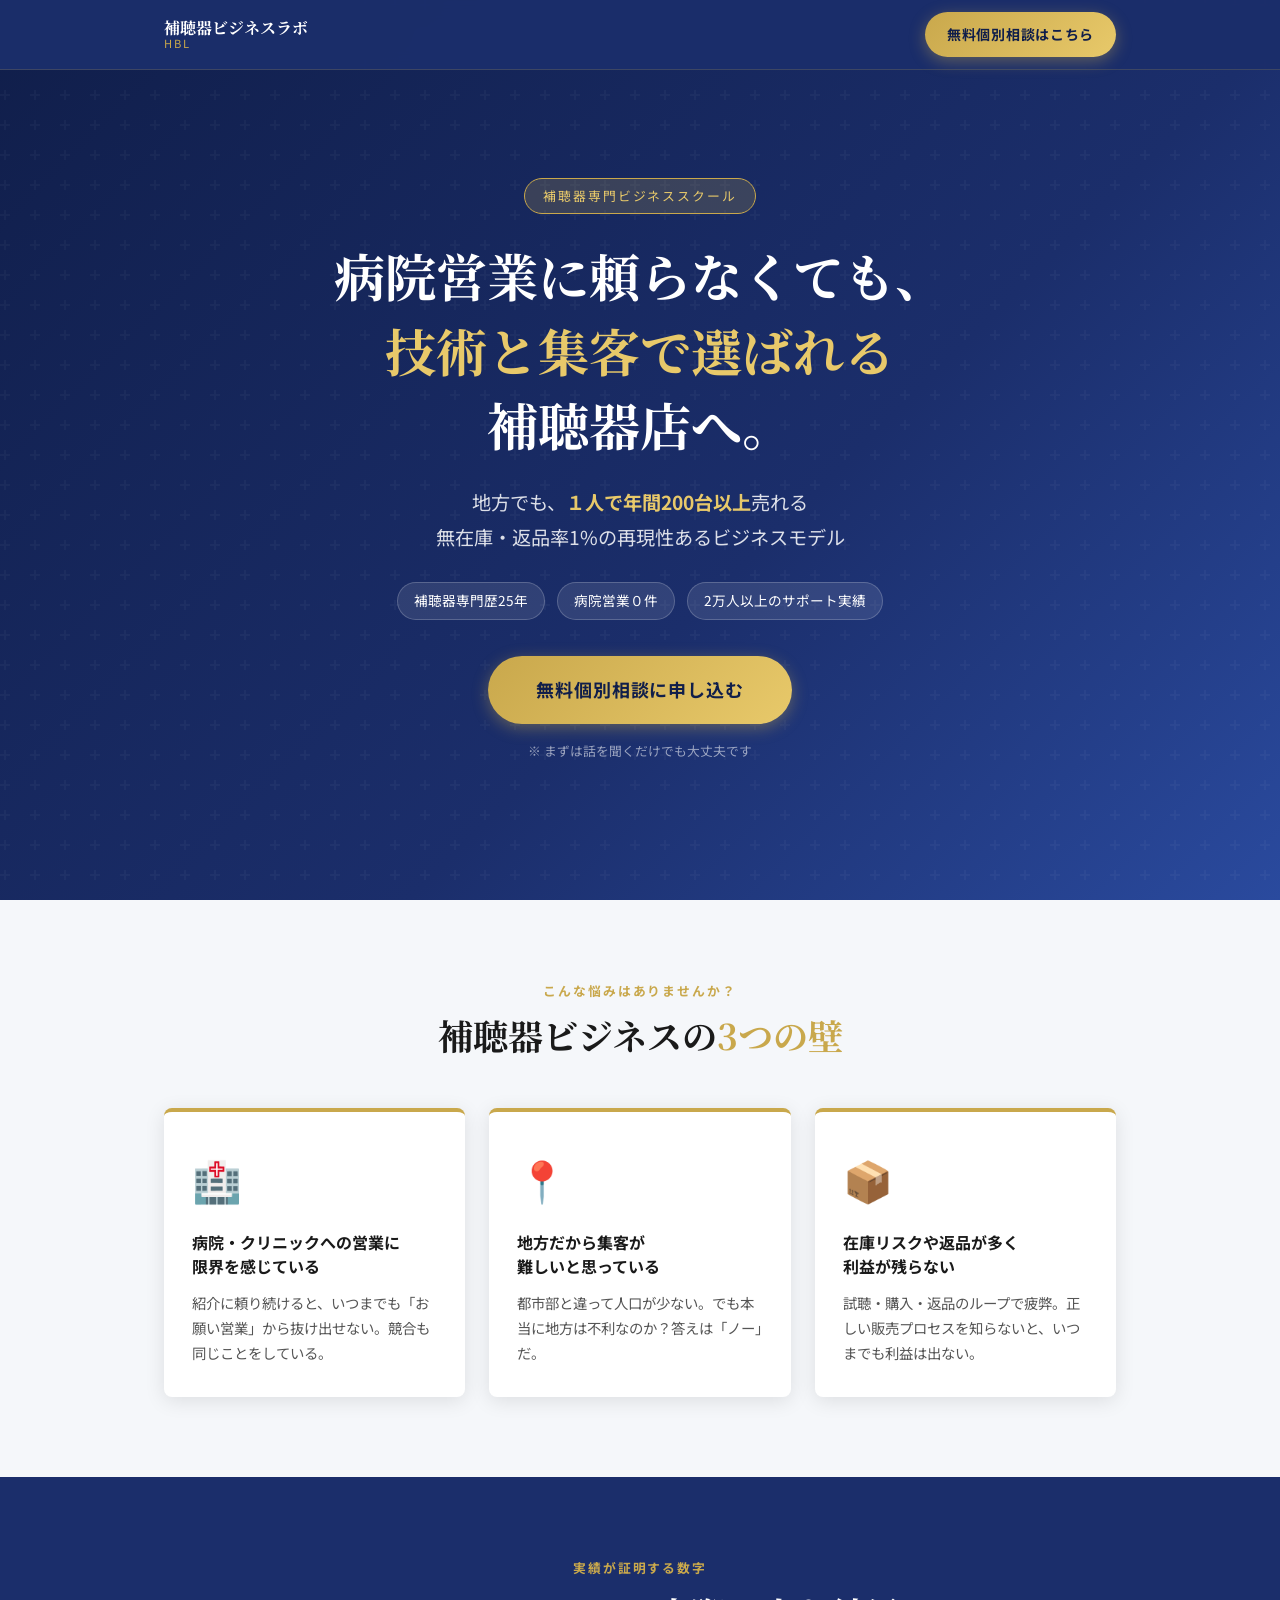
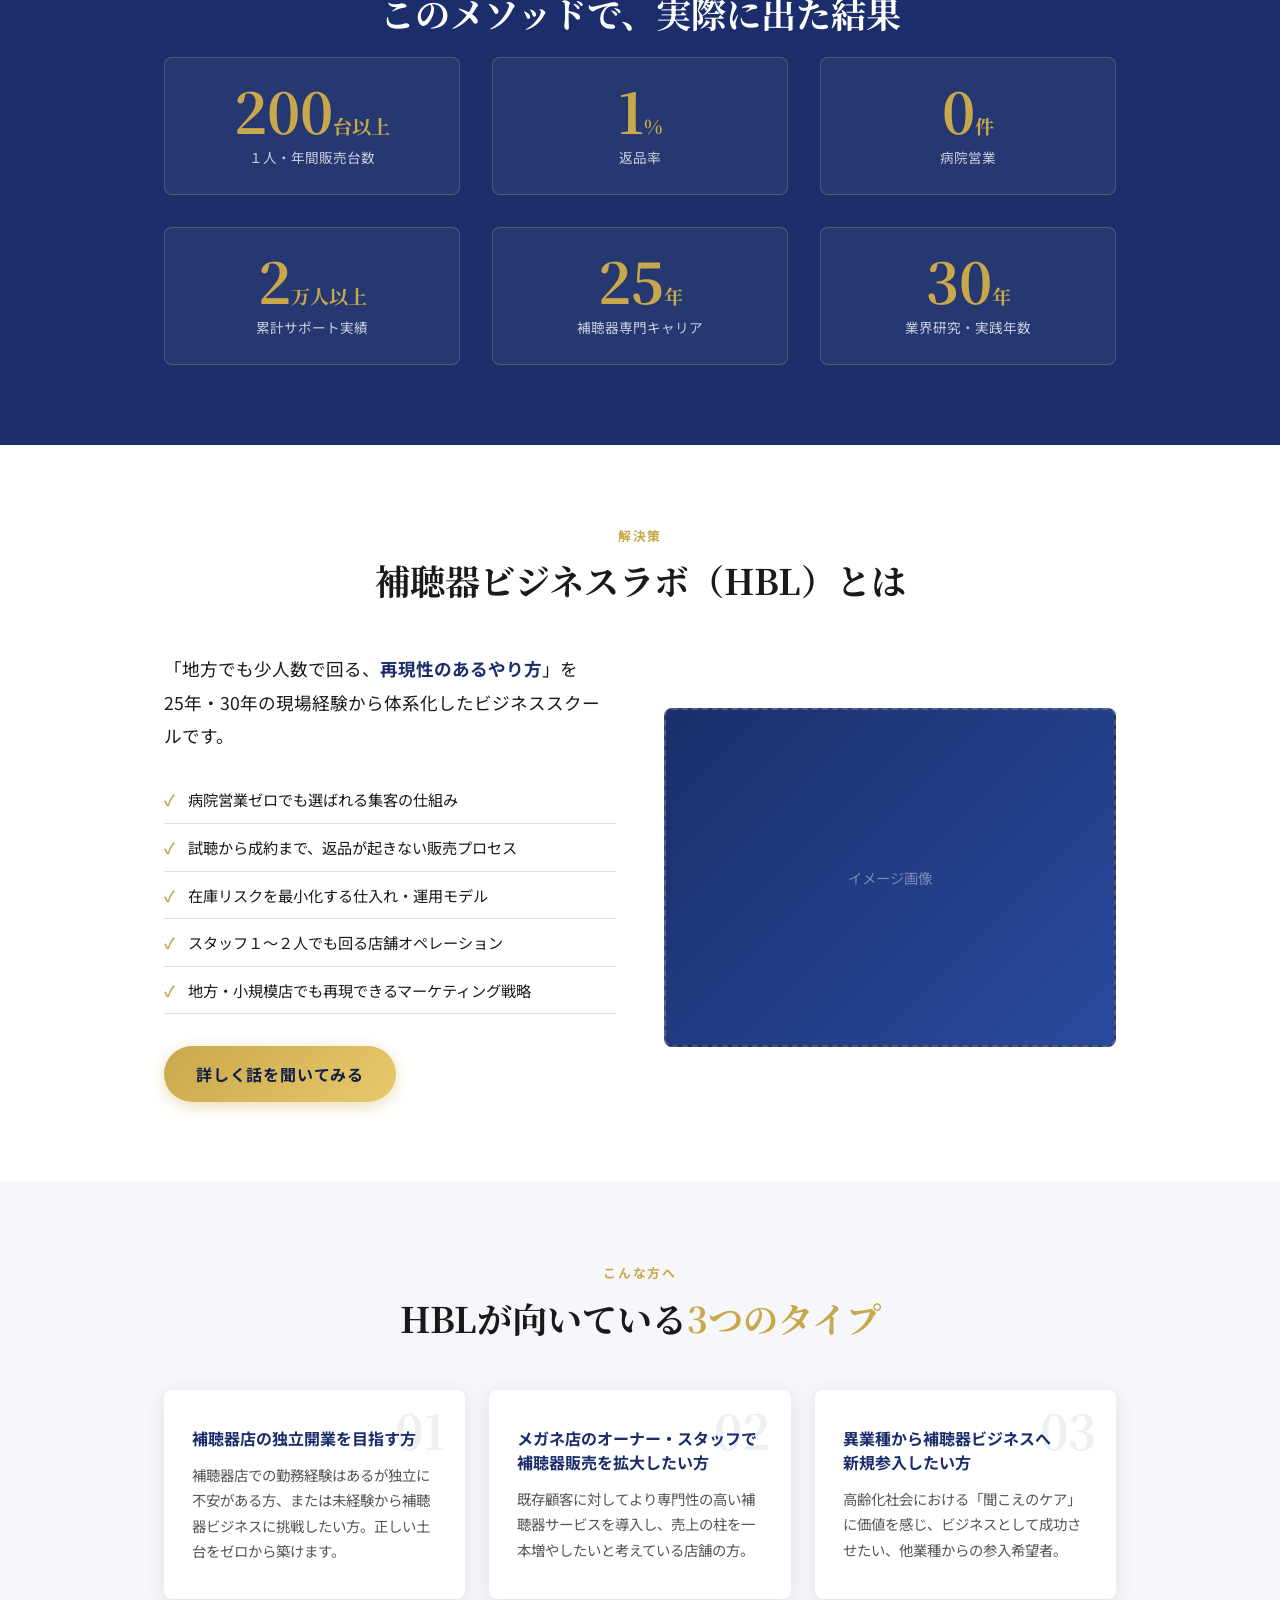
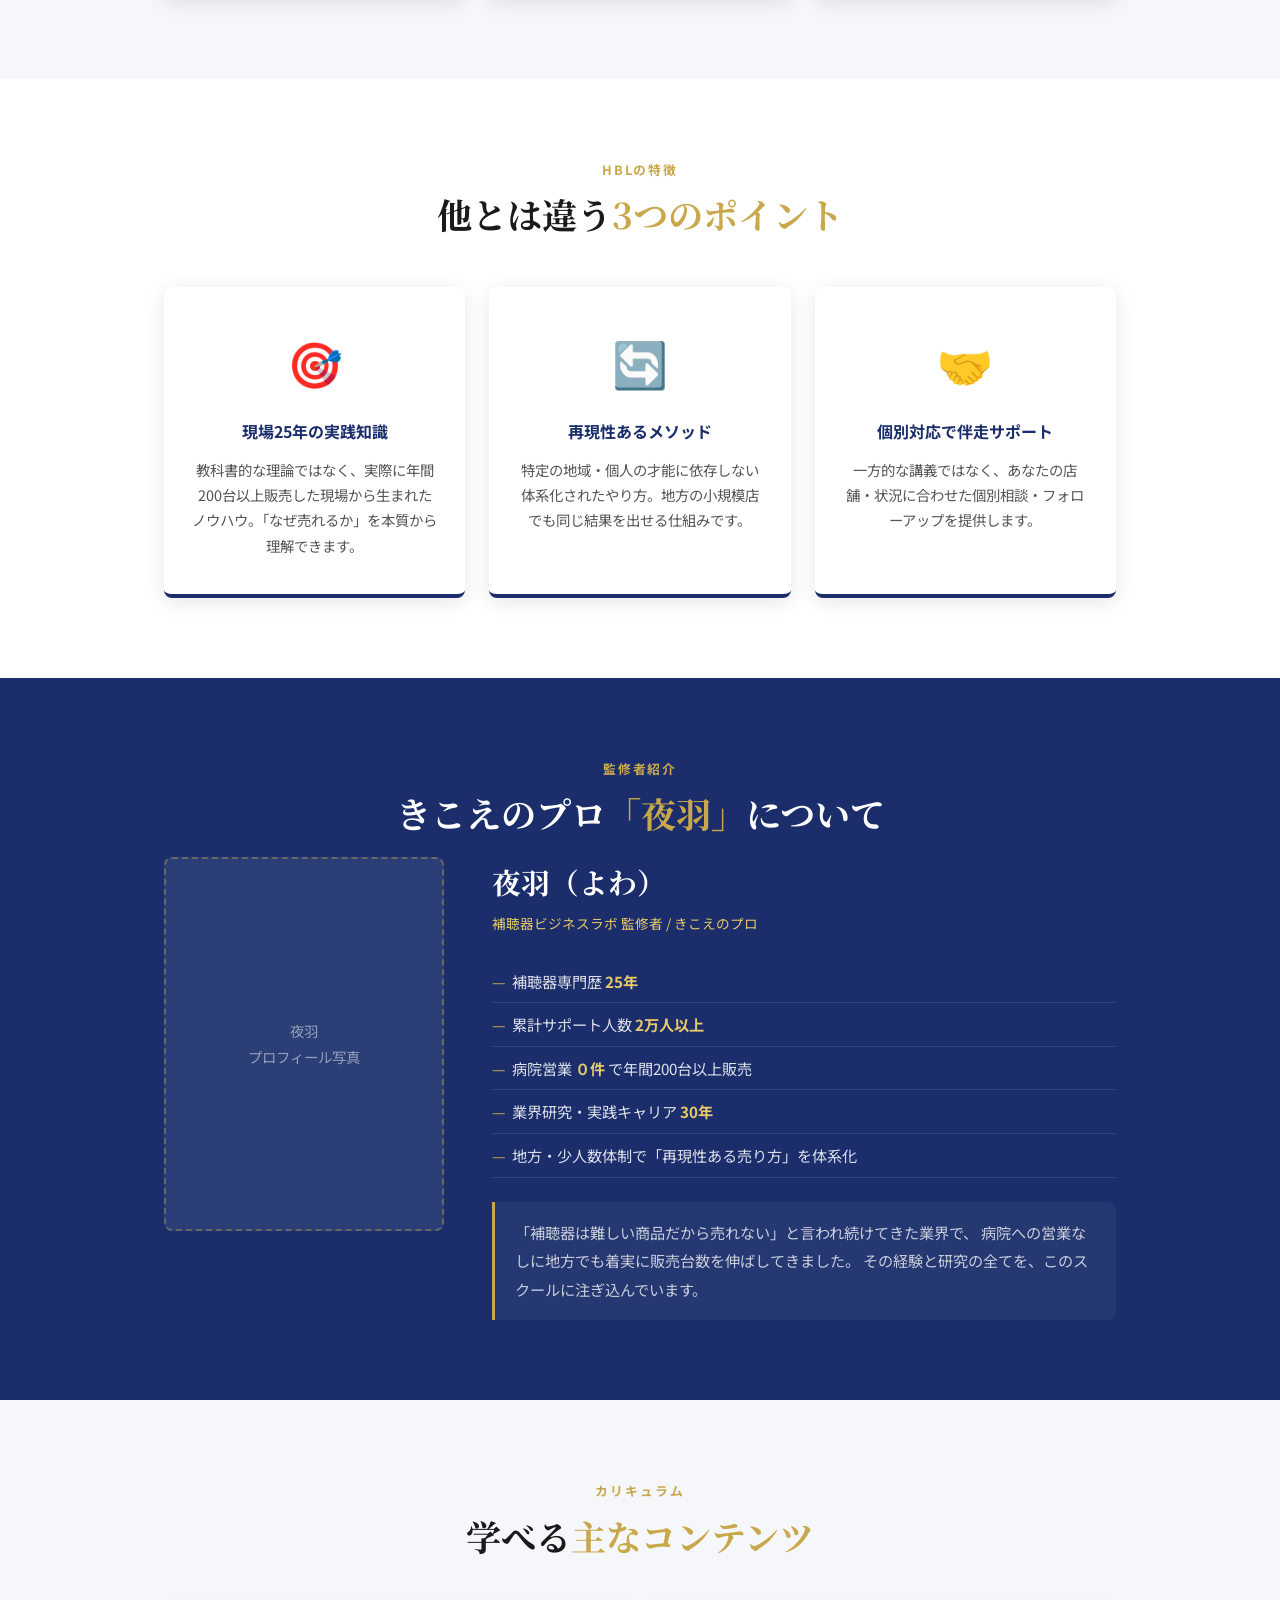
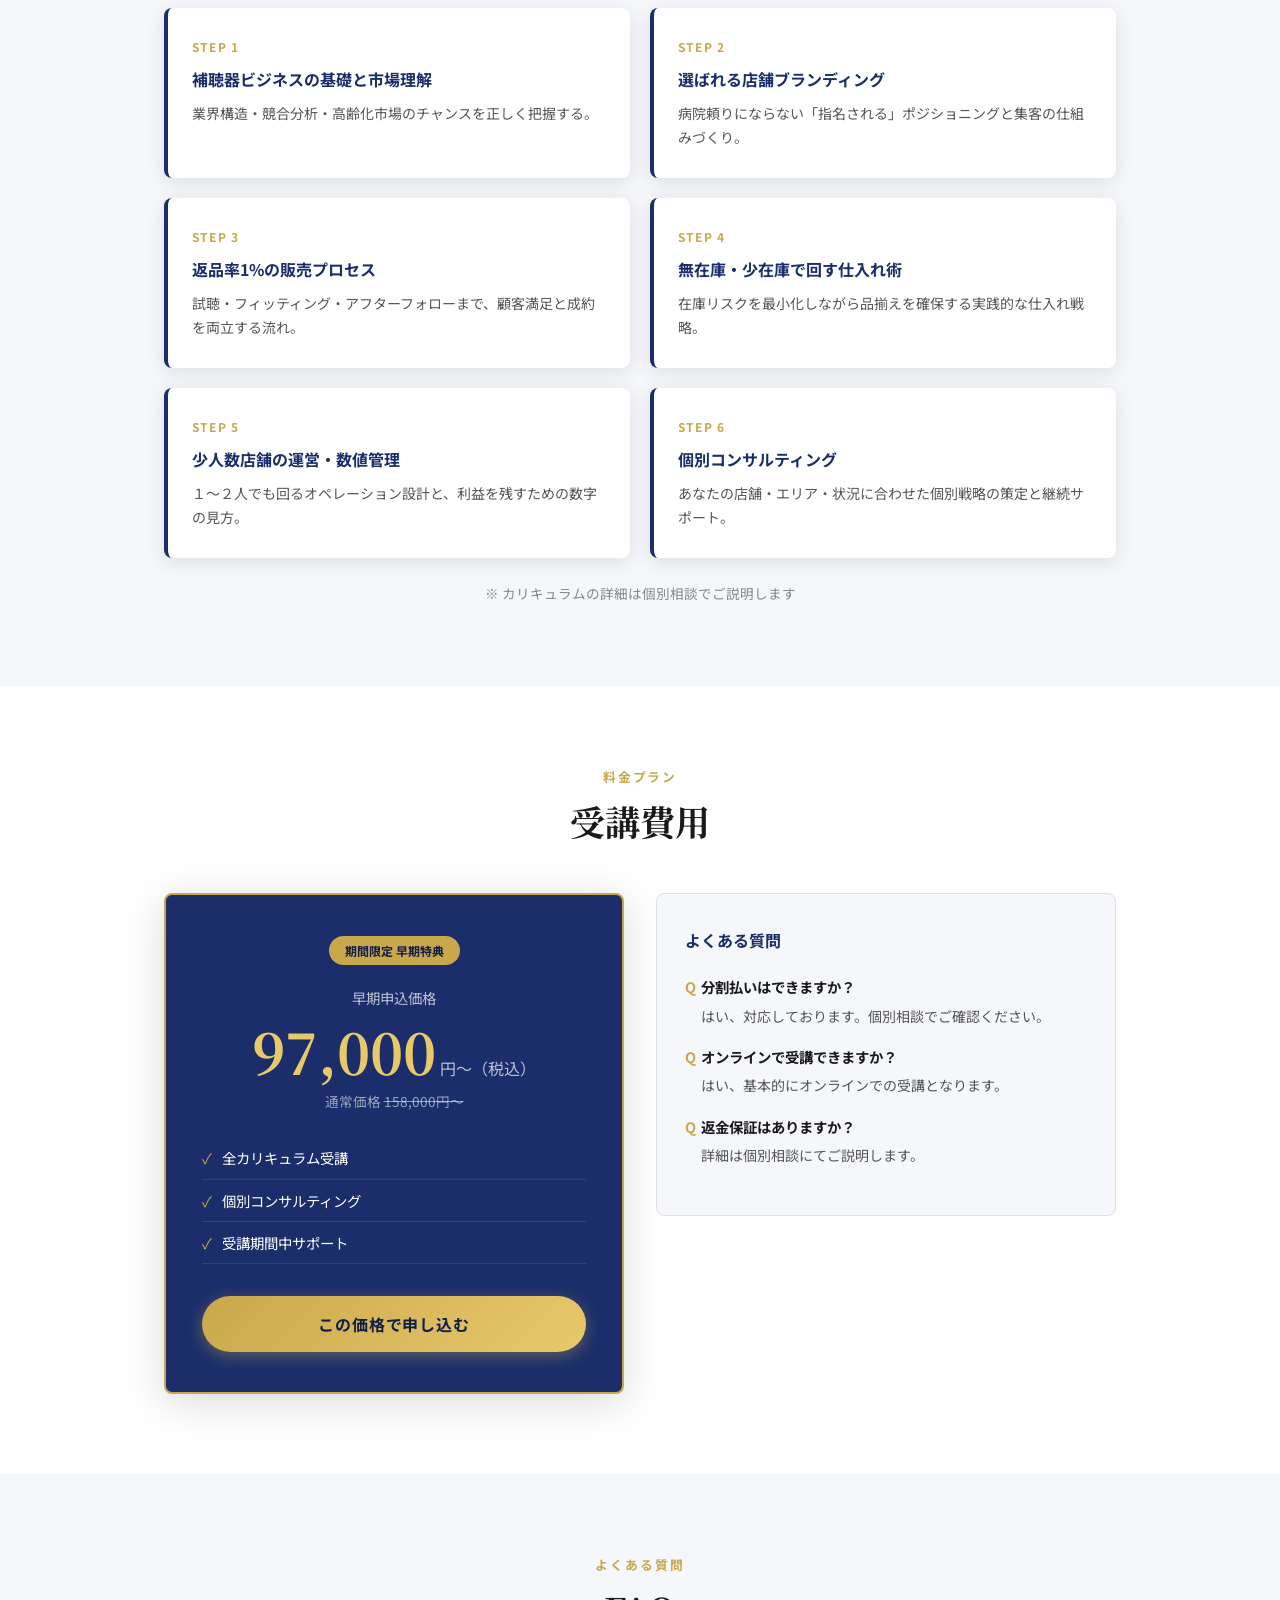
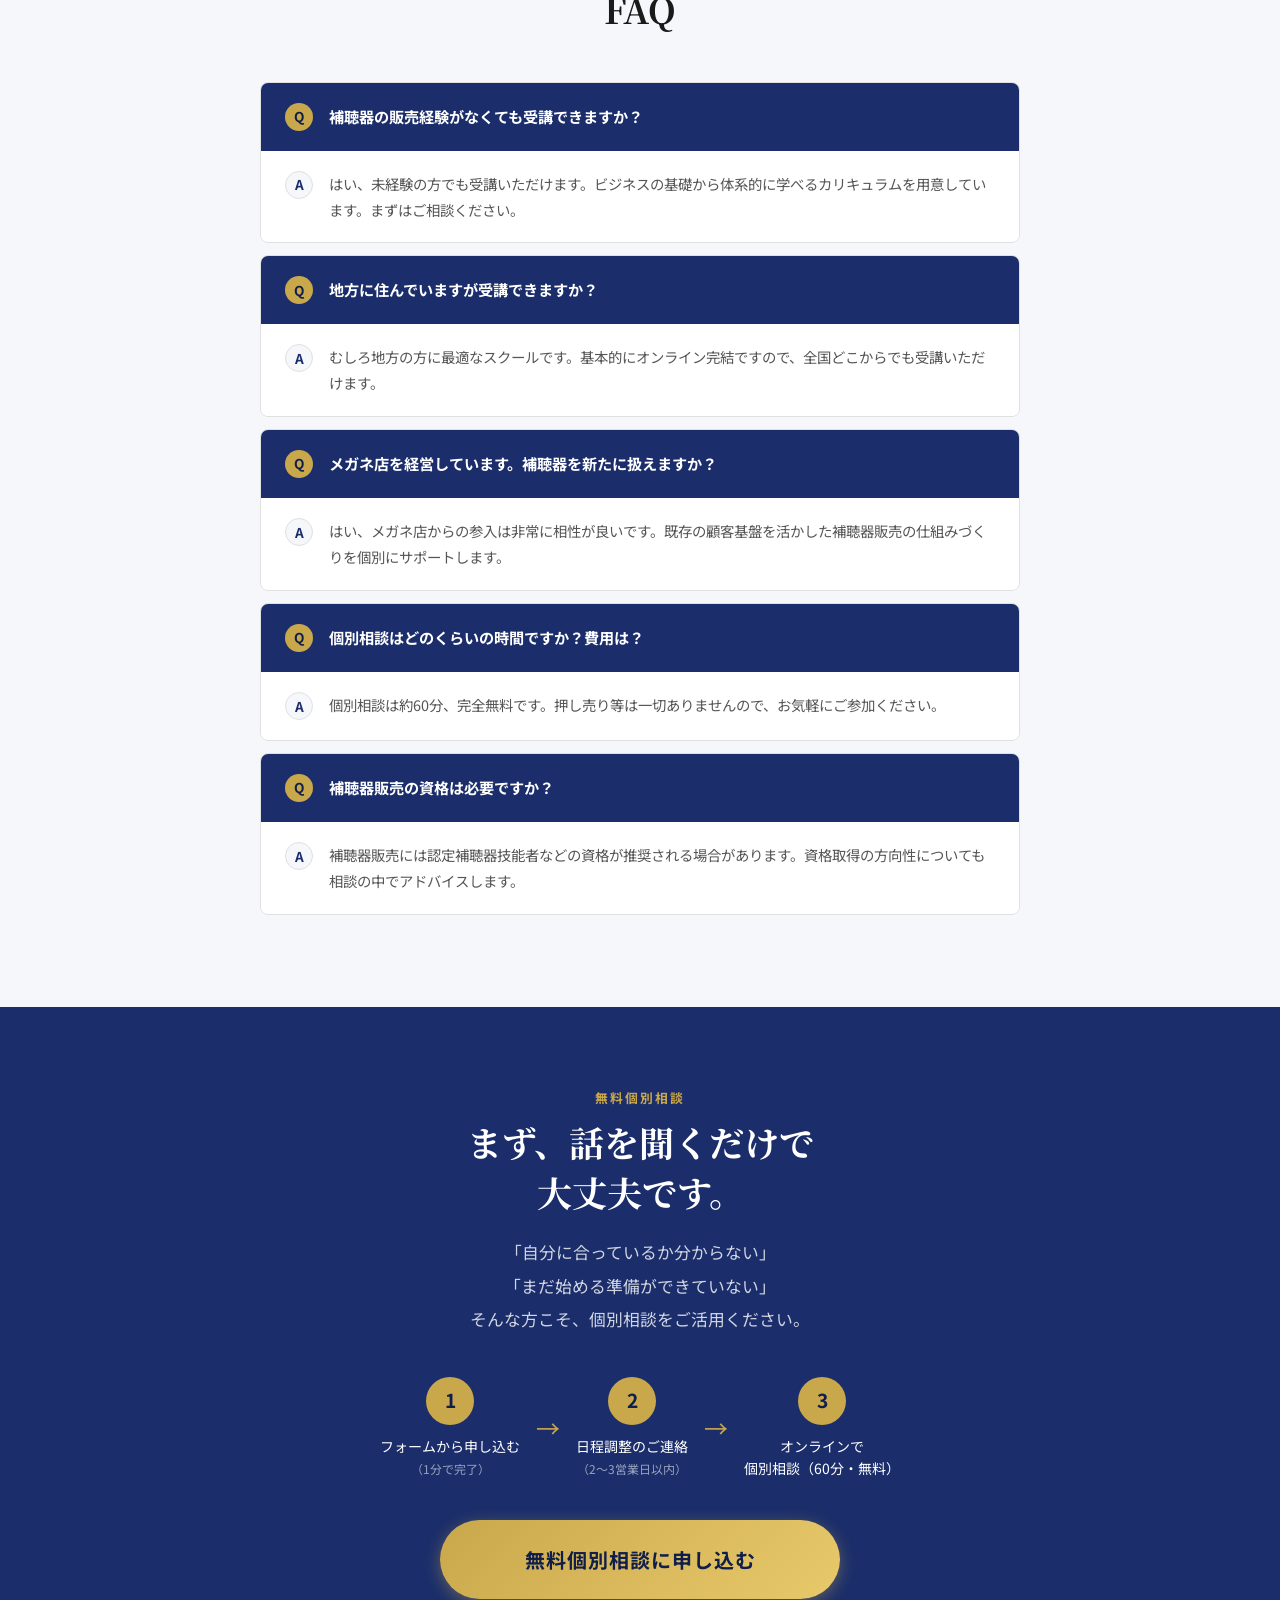
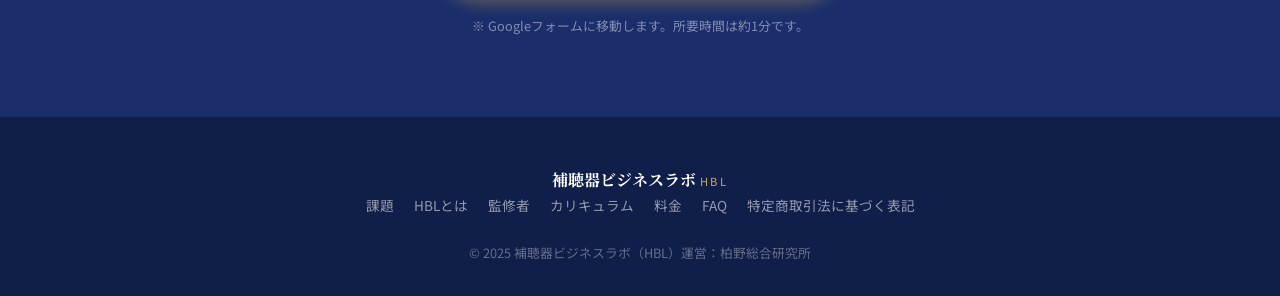
<file: index.html>
<!DOCTYPE html>
<html lang="ja">
<head>
  <meta charset="UTF-8">
  <meta name="viewport" content="width=device-width, initial-scale=1.0">
  <title>補聴器ビジネスラボ（HBL）| 地方でも選ばれる補聴器店へ</title>
  <meta name="description" content="病院営業ゼロ。地方でも年間200台以上売れる、再現性ある補聴器ビジネスの仕組みを体系化。25年・2万人以上の実績を持つきこえのプロが監修するビジネススクール。">
  <link rel="stylesheet" href="style.css">
  <link rel="preconnect" href="https://fonts.googleapis.com">
  <link rel="preconnect" href="https://fonts.gstatic.com" crossorigin>
  <link href="https://fonts.googleapis.com/css2?family=Noto+Serif+JP:wght@400;600;700&family=Noto+Sans+JP:wght@400;500;700&display=swap" rel="stylesheet">
</head>
<body>

  <!-- ========== HEADER ========== -->
  <header class="header" id="header">
    <div class="header-inner container">
      <div class="header-logo">
        <span class="logo-main">補聴器ビジネスラボ</span>
        <span class="logo-sub">HBL</span>
      </div>
      <a href="#form" class="btn btn-gold btn-sm">無料個別相談はこちら</a>
    </div>
  </header>

  <!-- ========== HERO ========== -->
  <section class="hero">
    <div class="hero-bg"></div>
    <div class="container hero-inner">
      <p class="hero-label">補聴器専門ビジネススクール</p>
      <h1 class="hero-title">
        病院営業に頼らなくても、<br>
        <span class="highlight">技術と集客で選ばれる</span><br>
        補聴器店へ。
      </h1>
      <p class="hero-sub">
        地方でも、<strong>１人で年間200台以上</strong>売れる<br>
        無在庫・返品率1%の再現性あるビジネスモデル
      </p>
      <div class="hero-meta">
        <span>補聴器専門歴25年</span>
        <span>病院営業０件</span>
        <span>2万人以上のサポート実績</span>
      </div>
      <a href="#form" class="btn btn-gold btn-lg">無料個別相談に申し込む</a>
      <p class="hero-note">※ まずは話を聞くだけでも大丈夫です</p>
    </div>
  </section>

  <!-- ========== PROBLEM ========== -->
  <section class="section section-light" id="problem">
    <div class="container">
      <p class="section-label">こんな悩みはありませんか？</p>
      <h2 class="section-title">補聴器ビジネスの<span class="text-gold">3つの壁</span></h2>
      <div class="problem-grid">
        <div class="problem-card">
          <div class="problem-icon">🏥</div>
          <h3>病院・クリニックへの営業に<br>限界を感じている</h3>
          <p>紹介に頼り続けると、いつまでも「お願い営業」から抜け出せない。競合も同じことをしている。</p>
        </div>
        <div class="problem-card">
          <div class="problem-icon">📍</div>
          <h3>地方だから集客が<br>難しいと思っている</h3>
          <p>都市部と違って人口が少ない。でも本当に地方は不利なのか？答えは「ノー」だ。</p>
        </div>
        <div class="problem-card">
          <div class="problem-icon">📦</div>
          <h3>在庫リスクや返品が多く<br>利益が残らない</h3>
          <p>試聴・購入・返品のループで疲弊。正しい販売プロセスを知らないと、いつまでも利益は出ない。</p>
        </div>
      </div>
    </div>
  </section>

  <!-- ========== NUMBERS ========== -->
  <section class="section section-navy" id="numbers">
    <div class="container">
      <p class="section-label text-gold-label">実績が証明する数字</p>
      <h2 class="section-title text-white">このメソッドで、実際に出た結果</h2>
      <div class="numbers-grid">
        <div class="number-item">
          <div class="number-value">200<span class="number-unit">台以上</span></div>
          <div class="number-label">１人・年間販売台数</div>
        </div>
        <div class="number-item">
          <div class="number-value">1<span class="number-unit">%</span></div>
          <div class="number-label">返品率</div>
        </div>
        <div class="number-item">
          <div class="number-value">0<span class="number-unit">件</span></div>
          <div class="number-label">病院営業</div>
        </div>
        <div class="number-item">
          <div class="number-value">2<span class="number-unit">万人以上</span></div>
          <div class="number-label">累計サポート実績</div>
        </div>
        <div class="number-item">
          <div class="number-value">25<span class="number-unit">年</span></div>
          <div class="number-label">補聴器専門キャリア</div>
        </div>
        <div class="number-item">
          <div class="number-value">30<span class="number-unit">年</span></div>
          <div class="number-label">業界研究・実践年数</div>
        </div>
      </div>
    </div>
  </section>

  <!-- ========== SOLUTION ========== -->
  <section class="section section-white" id="solution">
    <div class="container">
      <p class="section-label">解決策</p>
      <h2 class="section-title">補聴器ビジネスラボ（HBL）とは</h2>
      <div class="solution-body">
        <div class="solution-text">
          <p class="solution-lead">
            「地方でも少人数で回る、<strong>再現性のあるやり方</strong>」を<br>
            25年・30年の現場経験から体系化したビジネススクールです。
          </p>
          <ul class="solution-list">
            <li>病院営業ゼロでも選ばれる集客の仕組み</li>
            <li>試聴から成約まで、返品が起きない販売プロセス</li>
            <li>在庫リスクを最小化する仕入れ・運用モデル</li>
            <li>スタッフ１〜２人でも回る店舗オペレーション</li>
            <li>地方・小規模店でも再現できるマーケティング戦略</li>
          </ul>
          <a href="#form" class="btn btn-gold">詳しく話を聞いてみる</a>
        </div>
        <div class="solution-image">
          <div class="solution-image-placeholder">
            <span>イメージ画像</span>
          </div>
        </div>
      </div>
    </div>
  </section>

  <!-- ========== FOR WHO ========== -->
  <section class="section section-light" id="target">
    <div class="container">
      <p class="section-label">こんな方へ</p>
      <h2 class="section-title">HBLが向いている<span class="text-gold">3つのタイプ</span></h2>
      <div class="target-grid">
        <div class="target-card">
          <div class="target-num">01</div>
          <h3>補聴器店の独立開業を目指す方</h3>
          <p>補聴器店での勤務経験はあるが独立に不安がある方、または未経験から補聴器ビジネスに挑戦したい方。正しい土台をゼロから築けます。</p>
        </div>
        <div class="target-card">
          <div class="target-num">02</div>
          <h3>メガネ店のオーナー・スタッフで<br>補聴器販売を拡大したい方</h3>
          <p>既存顧客に対してより専門性の高い補聴器サービスを導入し、売上の柱を一本増やしたいと考えている店舗の方。</p>
        </div>
        <div class="target-card">
          <div class="target-num">03</div>
          <h3>異業種から補聴器ビジネスへ<br>新規参入したい方</h3>
          <p>高齢化社会における「聞こえのケア」に価値を感じ、ビジネスとして成功させたい、他業種からの参入希望者。</p>
        </div>
      </div>
    </div>
  </section>

  <!-- ========== FEATURES ========== -->
  <section class="section section-white" id="features">
    <div class="container">
      <p class="section-label">HBLの特徴</p>
      <h2 class="section-title">他とは違う<span class="text-gold">3つのポイント</span></h2>
      <div class="features-grid">
        <div class="feature-card">
          <div class="feature-icon">🎯</div>
          <h3>現場25年の実践知識</h3>
          <p>教科書的な理論ではなく、実際に年間200台以上販売した現場から生まれたノウハウ。「なぜ売れるか」を本質から理解できます。</p>
        </div>
        <div class="feature-card">
          <div class="feature-icon">🔄</div>
          <h3>再現性あるメソッド</h3>
          <p>特定の地域・個人の才能に依存しない体系化されたやり方。地方の小規模店でも同じ結果を出せる仕組みです。</p>
        </div>
        <div class="feature-card">
          <div class="feature-icon">🤝</div>
          <h3>個別対応で伴走サポート</h3>
          <p>一方的な講義ではなく、あなたの店舗・状況に合わせた個別相談・フォローアップを提供します。</p>
        </div>
      </div>
    </div>
  </section>

  <!-- ========== INSTRUCTOR ========== -->
  <section class="section section-navy" id="instructor">
    <div class="container">
      <p class="section-label text-gold-label">監修者紹介</p>
      <h2 class="section-title text-white">きこえのプロ<span class="text-gold">「夜羽」</span>について</h2>
      <div class="instructor-body">
        <div class="instructor-image">
          <div class="instructor-image-placeholder">
            <span>夜羽<br>プロフィール写真</span>
          </div>
        </div>
        <div class="instructor-text">
          <div class="instructor-profile">
            <h3 class="instructor-name">夜羽（よわ）</h3>
            <p class="instructor-title">補聴器ビジネスラボ 監修者 / きこえのプロ</p>
          </div>
          <ul class="instructor-career">
            <li>補聴器専門歴 <strong>25年</strong></li>
            <li>累計サポート人数 <strong>2万人以上</strong></li>
            <li>病院営業 <strong>０件</strong> で年間200台以上販売</li>
            <li>業界研究・実践キャリア <strong>30年</strong></li>
            <li>地方・少人数体制で「再現性ある売り方」を体系化</li>
          </ul>
          <p class="instructor-message">
            「補聴器は難しい商品だから売れない」と言われ続けてきた業界で、
            病院への営業なしに地方でも着実に販売台数を伸ばしてきました。
            その経験と研究の全てを、このスクールに注ぎ込んでいます。
          </p>
        </div>
      </div>
    </div>
  </section>

  <!-- ========== CURRICULUM ========== -->
  <section class="section section-light" id="curriculum">
    <div class="container">
      <p class="section-label">カリキュラム</p>
      <h2 class="section-title">学べる<span class="text-gold">主なコンテンツ</span></h2>
      <div class="curriculum-grid">
        <div class="curriculum-item">
          <div class="curriculum-step">STEP 1</div>
          <h3>補聴器ビジネスの基礎と市場理解</h3>
          <p>業界構造・競合分析・高齢化市場のチャンスを正しく把握する。</p>
        </div>
        <div class="curriculum-item">
          <div class="curriculum-step">STEP 2</div>
          <h3>選ばれる店舗ブランディング</h3>
          <p>病院頼りにならない「指名される」ポジショニングと集客の仕組みづくり。</p>
        </div>
        <div class="curriculum-item">
          <div class="curriculum-step">STEP 3</div>
          <h3>返品率1%の販売プロセス</h3>
          <p>試聴・フィッティング・アフターフォローまで、顧客満足と成約を両立する流れ。</p>
        </div>
        <div class="curriculum-item">
          <div class="curriculum-step">STEP 4</div>
          <h3>無在庫・少在庫で回す仕入れ術</h3>
          <p>在庫リスクを最小化しながら品揃えを確保する実践的な仕入れ戦略。</p>
        </div>
        <div class="curriculum-item">
          <div class="curriculum-step">STEP 5</div>
          <h3>少人数店舗の運営・数値管理</h3>
          <p>１〜２人でも回るオペレーション設計と、利益を残すための数字の見方。</p>
        </div>
        <div class="curriculum-item">
          <div class="curriculum-step">STEP 6</div>
          <h3>個別コンサルティング</h3>
          <p>あなたの店舗・エリア・状況に合わせた個別戦略の策定と継続サポート。</p>
        </div>
      </div>
      <p class="curriculum-note">※ カリキュラムの詳細は個別相談でご説明します</p>
    </div>
  </section>

  <!-- ========== PRICING ========== -->
  <section class="section section-white" id="pricing">
    <div class="container">
      <p class="section-label">料金プラン</p>
      <h2 class="section-title">受講費用</h2>
      <div class="pricing-wrapper">
        <div class="pricing-card pricing-card-early">
          <div class="pricing-badge">期間限定 早期特典</div>
          <div class="pricing-name">早期申込価格</div>
          <div class="pricing-price">
            <span class="price-num">97,000</span>
            <span class="price-unit">円〜（税込）</span>
          </div>
          <div class="pricing-regular">通常価格 <s>158,000円〜</s></div>
          <ul class="pricing-includes">
            <li>全カリキュラム受講</li>
            <li>個別コンサルティング</li>
            <li>受講期間中サポート</li>
          </ul>
          <a href="#form" class="btn btn-gold btn-block">この価格で申し込む</a>
        </div>
        <div class="pricing-note-box">
          <h3>よくある質問</h3>
          <dl>
            <dt>分割払いはできますか？</dt>
            <dd>はい、対応しております。個別相談でご確認ください。</dd>
            <dt>オンラインで受講できますか？</dt>
            <dd>はい、基本的にオンラインでの受講となります。</dd>
            <dt>返金保証はありますか？</dt>
            <dd>詳細は個別相談にてご説明します。</dd>
          </dl>
        </div>
      </div>
    </div>
  </section>

  <!-- ========== FAQ ========== -->
  <section class="section section-light" id="faq">
    <div class="container">
      <p class="section-label">よくある質問</p>
      <h2 class="section-title">FAQ</h2>
      <div class="faq-list">
        <div class="faq-item">
          <div class="faq-q">
            <span class="faq-icon">Q</span>
            <span>補聴器の販売経験がなくても受講できますか？</span>
          </div>
          <div class="faq-a">
            <span class="faq-icon">A</span>
            <span>はい、未経験の方でも受講いただけます。ビジネスの基礎から体系的に学べるカリキュラムを用意しています。まずはご相談ください。</span>
          </div>
        </div>
        <div class="faq-item">
          <div class="faq-q">
            <span class="faq-icon">Q</span>
            <span>地方に住んでいますが受講できますか？</span>
          </div>
          <div class="faq-a">
            <span class="faq-icon">A</span>
            <span>むしろ地方の方に最適なスクールです。基本的にオンライン完結ですので、全国どこからでも受講いただけます。</span>
          </div>
        </div>
        <div class="faq-item">
          <div class="faq-q">
            <span class="faq-icon">Q</span>
            <span>メガネ店を経営しています。補聴器を新たに扱えますか？</span>
          </div>
          <div class="faq-a">
            <span class="faq-icon">A</span>
            <span>はい、メガネ店からの参入は非常に相性が良いです。既存の顧客基盤を活かした補聴器販売の仕組みづくりを個別にサポートします。</span>
          </div>
        </div>
        <div class="faq-item">
          <div class="faq-q">
            <span class="faq-icon">Q</span>
            <span>個別相談はどのくらいの時間ですか？費用は？</span>
          </div>
          <div class="faq-a">
            <span class="faq-icon">A</span>
            <span>個別相談は約60分、完全無料です。押し売り等は一切ありませんので、お気軽にご参加ください。</span>
          </div>
        </div>
        <div class="faq-item">
          <div class="faq-q">
            <span class="faq-icon">Q</span>
            <span>補聴器販売の資格は必要ですか？</span>
          </div>
          <div class="faq-a">
            <span class="faq-icon">A</span>
            <span>補聴器販売には認定補聴器技能者などの資格が推奨される場合があります。資格取得の方向性についても相談の中でアドバイスします。</span>
          </div>
        </div>
      </div>
    </div>
  </section>

  <!-- ========== CTA ========== -->
  <section class="section section-navy" id="form">
    <div class="container">
      <p class="section-label text-gold-label">無料個別相談</p>
      <h2 class="section-title text-white">まず、話を聞くだけで<br>大丈夫です。</h2>
      <p class="cta-text">
        「自分に合っているか分からない」<br>
        「まだ始める準備ができていない」<br>
        そんな方こそ、個別相談をご活用ください。
      </p>
      <div class="cta-steps">
        <div class="cta-step">
          <div class="cta-step-num">1</div>
          <p>フォームから申し込む<br><span>（1分で完了）</span></p>
        </div>
        <div class="cta-arrow">→</div>
        <div class="cta-step">
          <div class="cta-step-num">2</div>
          <p>日程調整のご連絡<br><span>（2〜3営業日以内）</span></p>
        </div>
        <div class="cta-arrow">→</div>
        <div class="cta-step">
          <div class="cta-step-num">3</div>
          <p>オンラインで<br>個別相談（60分・無料）</p>
        </div>
      </div>
      <a href="https://forms.gle/XXXXXXXXXX" class="btn btn-gold btn-xl" target="_blank" rel="noopener noreferrer">
        無料個別相談に申し込む
      </a>
      <p class="cta-note">※ Googleフォームに移動します。所要時間は約1分です。</p>
    </div>
  </section>

  <!-- ========== FOOTER ========== -->
  <footer class="footer">
    <div class="container">
      <div class="footer-logo">
        <span class="logo-main">補聴器ビジネスラボ</span>
        <span class="logo-sub">HBL</span>
      </div>
      <nav class="footer-nav">
        <a href="#problem">課題</a>
        <a href="#solution">HBLとは</a>
        <a href="#instructor">監修者</a>
        <a href="#curriculum">カリキュラム</a>
        <a href="#pricing">料金</a>
        <a href="#faq">FAQ</a>
        <a href="tokushoho.html">特定商取引法に基づく表記</a>
      </nav>
      <p class="footer-copy">&copy; 2025 補聴器ビジネスラボ（HBL）運営：柏野総合研究所</p>
    </div>
  </footer>

  <script src="script.js"></script>
</body>
</html>
</file>
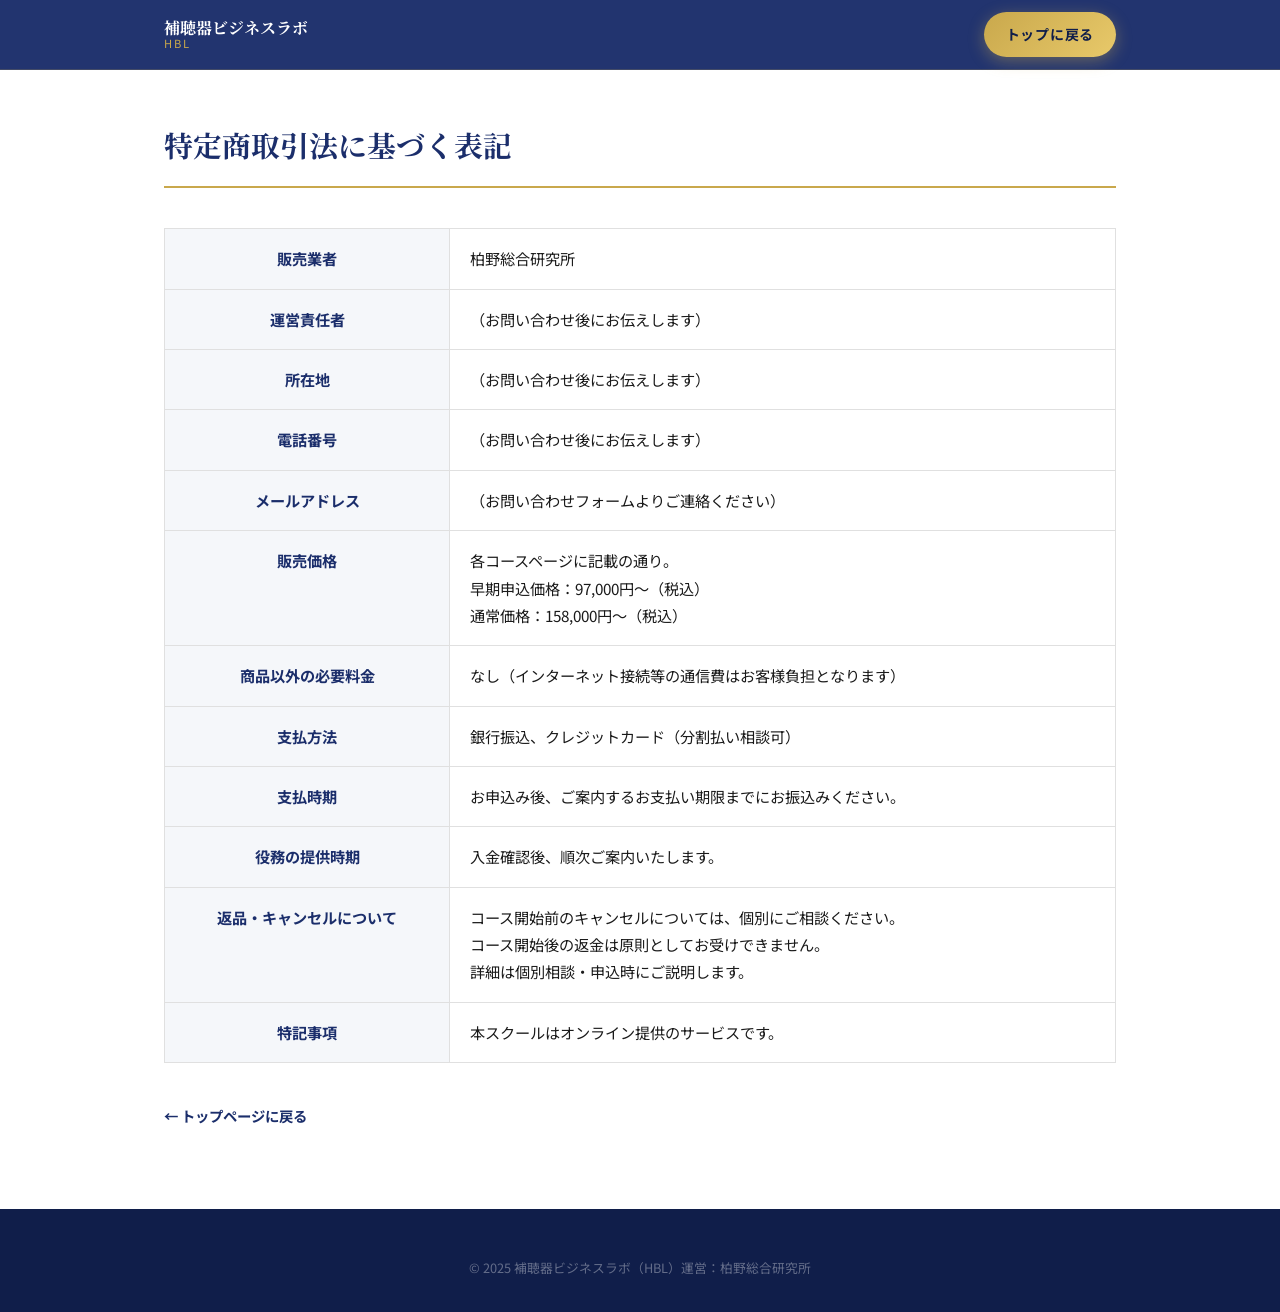
<file: tokushoho.html>
<!DOCTYPE html>
<html lang="ja">
<head>
  <meta charset="UTF-8">
  <meta name="viewport" content="width=device-width, initial-scale=1.0">
  <title>特定商取引法に基づく表記 | 補聴器ビジネスラボ（HBL）</title>
  <link rel="stylesheet" href="style.css">
  <link rel="preconnect" href="https://fonts.googleapis.com">
  <link rel="preconnect" href="https://fonts.gstatic.com" crossorigin>
  <link href="https://fonts.googleapis.com/css2?family=Noto+Serif+JP:wght@400;600;700&family=Noto+Sans+JP:wght@400;500;700&display=swap" rel="stylesheet">
  <style>
    .tokusho-page { padding: 120px 0 80px; min-height: 100vh; }
    .tokusho-title {
      font-family: 'Noto Serif JP', serif;
      font-size: 1.8rem; font-weight: 700;
      color: var(--navy);
      margin-bottom: 40px;
      padding-bottom: 16px;
      border-bottom: 2px solid var(--gold);
    }
    .tokusho-table { width: 100%; border-collapse: collapse; font-size: 0.95rem; }
    .tokusho-table th, .tokusho-table td {
      padding: 16px 20px;
      border: 1px solid var(--border);
      vertical-align: top;
      line-height: 1.8;
    }
    .tokusho-table th {
      background: var(--gray-light);
      font-weight: 700; width: 30%;
      white-space: nowrap; color: var(--navy);
    }
    .back-link { display: inline-block; margin-top: 40px; color: var(--navy); font-weight: 700; font-size: 0.9rem; }
    .back-link:hover { color: var(--gold); }
  </style>
</head>
<body>
  <header class="header" id="header">
    <div class="header-inner container">
      <div class="header-logo">
        <span class="logo-main">補聴器ビジネスラボ</span>
        <span class="logo-sub">HBL</span>
      </div>
      <a href="index.html" class="btn btn-gold btn-sm">トップに戻る</a>
    </div>
  </header>

  <main class="tokusho-page">
    <div class="container">
      <h1 class="tokusho-title">特定商取引法に基づく表記</h1>
      <table class="tokusho-table">
        <tr><th>販売業者</th><td>柏野総合研究所</td></tr>
        <tr><th>運営責任者</th><td>（お問い合わせ後にお伝えします）</td></tr>
        <tr><th>所在地</th><td>（お問い合わせ後にお伝えします）</td></tr>
        <tr><th>電話番号</th><td>（お問い合わせ後にお伝えします）</td></tr>
        <tr><th>メールアドレス</th><td>（お問い合わせフォームよりご連絡ください）</td></tr>
        <tr>
          <th>販売価格</th>
          <td>
            各コースページに記載の通り。<br>
            早期申込価格：97,000円〜（税込）<br>
            通常価格：158,000円〜（税込）
          </td>
        </tr>
        <tr><th>商品以外の必要料金</th><td>なし（インターネット接続等の通信費はお客様負担となります）</td></tr>
        <tr><th>支払方法</th><td>銀行振込、クレジットカード（分割払い相談可）</td></tr>
        <tr><th>支払時期</th><td>お申込み後、ご案内するお支払い期限までにお振込みください。</td></tr>
        <tr><th>役務の提供時期</th><td>入金確認後、順次ご案内いたします。</td></tr>
        <tr>
          <th>返品・キャンセルについて</th>
          <td>
            コース開始前のキャンセルについては、個別にご相談ください。<br>
            コース開始後の返金は原則としてお受けできません。<br>
            詳細は個別相談・申込時にご説明します。
          </td>
        </tr>
        <tr><th>特記事項</th><td>本スクールはオンライン提供のサービスです。</td></tr>
      </table>
      <a href="index.html" class="back-link">← トップページに戻る</a>
    </div>
  </main>

  <footer class="footer">
    <div class="container">
      <p class="footer-copy">&copy; 2025 補聴器ビジネスラボ（HBL）運営：柏野総合研究所</p>
    </div>
  </footer>
</body>
</html>
</file>
<file: style.css>
/* ===========================
   補聴器ビジネスラボ (HBL) LP
   Design: Navy × Gold
   =========================== */

/* ---------- Reset & Base ---------- */
*, *::before, *::after {
  box-sizing: border-box;
  margin: 0;
  padding: 0;
}

:root {
  --navy:       #1B2E6B;
  --navy-dark:  #101e4a;
  --gold:       #C9A84C;
  --gold-light: #e8c96a;
  --white:      #ffffff;
  --gray-light: #F5F7FA;
  --gray:       #888;
  --text:       #1a1a1a;
  --text-light: #555;
  --border:     #e0e0e0;
  --radius:     8px;
  --shadow:     0 4px 20px rgba(0,0,0,0.10);
  --shadow-lg:  0 8px 40px rgba(0,0,0,0.15);
}

html { scroll-behavior: smooth; }

body {
  font-family: 'Noto Sans JP', sans-serif;
  color: var(--text);
  line-height: 1.75;
  font-size: 16px;
  background: var(--white);
}

img { max-width: 100%; display: block; }
a { text-decoration: none; color: inherit; }
ul { list-style: none; }

.container {
  max-width: 1000px;
  margin: 0 auto;
  padding: 0 24px;
}

.text-gold       { color: var(--gold); }
.text-white      { color: var(--white); }
.text-gold-label { color: var(--gold-light); }

/* ---------- Buttons ---------- */
.btn {
  display: inline-block;
  padding: 14px 32px;
  border-radius: 50px;
  font-weight: 700;
  font-size: 1rem;
  cursor: pointer;
  transition: all 0.25s ease;
  text-align: center;
  letter-spacing: 0.05em;
}
.btn-gold {
  background: linear-gradient(135deg, var(--gold), var(--gold-light));
  color: var(--navy-dark);
  box-shadow: 0 4px 16px rgba(201,168,76,0.4);
}
.btn-gold:hover {
  transform: translateY(-2px);
  box-shadow: 0 8px 24px rgba(201,168,76,0.5);
}
.btn-sm    { padding: 10px 22px; font-size: 0.875rem; }
.btn-lg    { padding: 18px 48px; font-size: 1.125rem; }
.btn-xl    { padding: 22px 60px; font-size: 1.25rem; }
.btn-block { display: block; width: 100%; }

/* ---------- Sections ---------- */
.section       { padding: 80px 0; }
.section-white { background: var(--white); }
.section-light { background: var(--gray-light); }
.section-navy  { background: var(--navy); }

.section-label {
  font-size: 0.8rem;
  font-weight: 700;
  letter-spacing: 0.15em;
  text-transform: uppercase;
  color: var(--gold);
  text-align: center;
  margin-bottom: 8px;
}
.section-title {
  font-family: 'Noto Serif JP', serif;
  font-size: clamp(1.5rem, 3vw, 2.2rem);
  font-weight: 700;
  text-align: center;
  margin-bottom: 48px;
  line-height: 1.4;
}

/* ---------- Header ---------- */
.header {
  position: fixed;
  top: 0; left: 0; right: 0;
  z-index: 1000;
  background: rgba(27, 46, 107, 0.97);
  backdrop-filter: blur(8px);
  border-bottom: 1px solid rgba(201,168,76,0.2);
  padding: 12px 0;
  transition: box-shadow 0.3s;
}
.header.scrolled { box-shadow: 0 2px 20px rgba(0,0,0,0.3); }
.header-inner {
  display: flex;
  align-items: center;
  justify-content: space-between;
}
.header-logo { display: flex; flex-direction: column; line-height: 1.2; }
.logo-main {
  font-family: 'Noto Serif JP', serif;
  font-size: 1rem;
  font-weight: 700;
  color: var(--white);
}
.logo-sub { font-size: 0.7rem; letter-spacing: 0.2em; color: var(--gold); }

/* ---------- Hero ---------- */
.hero {
  position: relative;
  min-height: 100vh;
  display: flex;
  align-items: center;
  overflow: hidden;
  padding: 120px 0 80px;
}
.hero-bg {
  position: absolute;
  inset: 0;
  background: linear-gradient(135deg, var(--navy-dark) 0%, var(--navy) 60%, #2a4a9e 100%);
  z-index: 0;
}
.hero-bg::after {
  content: '';
  position: absolute;
  inset: 0;
  background: url("data:image/svg+xml,%3Csvg width='60' height='60' viewBox='0 0 60 60' xmlns='http://www.w3.org/2000/svg'%3E%3Cg fill='none' fill-rule='evenodd'%3E%3Cg fill='%23ffffff' fill-opacity='0.03'%3E%3Cpath d='M36 34v-4h-2v4h-4v2h4v4h2v-4h4v-2h-4zm0-30V0h-2v4h-4v2h4v4h2V6h4V4h-4zM6 34v-4H4v4H0v2h4v4h2v-4h4v-2H6zM6 4V0H4v4H0v2h4v4h2V6h4V4H6z'/%3E%3C/g%3E%3C/g%3E%3C/svg%3E");
}
.hero-inner { position: relative; z-index: 1; text-align: center; }
.hero-label {
  display: inline-block;
  background: rgba(201,168,76,0.2);
  border: 1px solid var(--gold);
  color: var(--gold-light);
  font-size: 0.8rem;
  letter-spacing: 0.15em;
  padding: 6px 18px;
  border-radius: 50px;
  margin-bottom: 24px;
}
.hero-title {
  font-family: 'Noto Serif JP', serif;
  font-size: clamp(1.8rem, 5vw, 3.2rem);
  font-weight: 700;
  color: var(--white);
  line-height: 1.45;
  margin-bottom: 24px;
}
.hero-title .highlight { color: var(--gold-light); }
.hero-sub {
  font-size: clamp(1rem, 2vw, 1.2rem);
  color: rgba(255,255,255,0.85);
  margin-bottom: 28px;
  line-height: 1.8;
}
.hero-sub strong { color: var(--gold-light); }
.hero-meta {
  display: flex;
  justify-content: center;
  flex-wrap: wrap;
  gap: 12px;
  margin-bottom: 36px;
}
.hero-meta span {
  background: rgba(255,255,255,0.1);
  border: 1px solid rgba(255,255,255,0.2);
  color: var(--white);
  font-size: 0.85rem;
  padding: 6px 16px;
  border-radius: 50px;
}
.hero-note { margin-top: 16px; color: rgba(255,255,255,0.55); font-size: 0.8rem; }

/* ---------- Problem ---------- */
.problem-grid {
  display: grid;
  grid-template-columns: repeat(auto-fit, minmax(280px, 1fr));
  gap: 24px;
}
.problem-card {
  background: var(--white);
  border-radius: var(--radius);
  padding: 32px 28px;
  box-shadow: var(--shadow);
  border-top: 4px solid var(--gold);
  transition: transform 0.25s;
}
.problem-card:hover { transform: translateY(-4px); }
.problem-icon { font-size: 2.5rem; margin-bottom: 16px; }
.problem-card h3 { font-size: 1rem; font-weight: 700; margin-bottom: 12px; line-height: 1.5; }
.problem-card p  { font-size: 0.9rem; color: var(--text-light); }

/* ---------- Numbers ---------- */
.numbers-grid {
  display: grid;
  grid-template-columns: repeat(3, 1fr);
  gap: 32px;
}
.number-item {
  text-align: center;
  padding: 24px 16px;
  border: 1px solid rgba(201,168,76,0.3);
  border-radius: var(--radius);
  background: rgba(255,255,255,0.05);
}
.number-value {
  font-family: 'Noto Serif JP', serif;
  font-size: clamp(2.5rem, 5vw, 3.5rem);
  font-weight: 700;
  color: var(--gold);
  line-height: 1;
  margin-bottom: 8px;
}
.number-unit  { font-size: 1.2rem; }
.number-label { font-size: 0.85rem; color: rgba(255,255,255,0.75); }

/* ---------- Solution ---------- */
.solution-body {
  display: grid;
  grid-template-columns: 1fr 1fr;
  gap: 48px;
  align-items: center;
}
.solution-lead { font-size: 1.1rem; line-height: 1.9; margin-bottom: 24px; }
.solution-lead strong { color: var(--navy); }
.solution-list { margin-bottom: 32px; }
.solution-list li {
  padding: 10px 0 10px 24px;
  border-bottom: 1px solid var(--border);
  position: relative;
  font-size: 0.95rem;
}
.solution-list li::before {
  content: '✓';
  position: absolute;
  left: 0;
  color: var(--gold);
  font-weight: 700;
}
.solution-image-placeholder {
  background: linear-gradient(135deg, var(--navy) 0%, #2a4a9e 100%);
  border-radius: var(--radius);
  aspect-ratio: 4/3;
  display: flex;
  align-items: center;
  justify-content: center;
  color: rgba(255,255,255,0.4);
  font-size: 0.9rem;
  border: 2px dashed rgba(201,168,76,0.3);
}

/* ---------- Target ---------- */
.target-grid {
  display: grid;
  grid-template-columns: repeat(auto-fit, minmax(280px, 1fr));
  gap: 24px;
}
.target-card {
  background: var(--white);
  border-radius: var(--radius);
  padding: 36px 28px;
  box-shadow: var(--shadow);
  position: relative;
  overflow: hidden;
  transition: transform 0.25s;
}
.target-card:hover { transform: translateY(-4px); }
.target-num {
  font-family: 'Noto Serif JP', serif;
  font-size: 3rem;
  font-weight: 700;
  color: rgba(27,46,107,0.08);
  position: absolute;
  top: 16px; right: 20px;
  line-height: 1;
}
.target-card h3 { font-size: 1rem; font-weight: 700; margin-bottom: 12px; color: var(--navy); line-height: 1.5; }
.target-card p  { font-size: 0.9rem; color: var(--text-light); }

/* ---------- Features ---------- */
.features-grid {
  display: grid;
  grid-template-columns: repeat(auto-fit, minmax(280px, 1fr));
  gap: 24px;
}
.feature-card {
  background: var(--white);
  border-radius: var(--radius);
  padding: 36px 28px;
  box-shadow: var(--shadow);
  border-bottom: 4px solid var(--navy);
  text-align: center;
  transition: transform 0.25s;
}
.feature-card:hover { transform: translateY(-4px); }
.feature-icon { font-size: 2.8rem; margin-bottom: 16px; }
.feature-card h3 { font-size: 1rem; font-weight: 700; margin-bottom: 12px; color: var(--navy); }
.feature-card p  { font-size: 0.9rem; color: var(--text-light); }

/* ---------- Instructor ---------- */
.instructor-body {
  display: grid;
  grid-template-columns: 280px 1fr;
  gap: 48px;
  align-items: start;
}
.instructor-image-placeholder {
  background: rgba(255,255,255,0.08);
  border: 2px dashed rgba(201,168,76,0.4);
  border-radius: var(--radius);
  aspect-ratio: 3/4;
  display: flex;
  align-items: center;
  justify-content: center;
  color: rgba(255,255,255,0.5);
  font-size: 0.9rem;
  text-align: center;
  line-height: 1.8;
}
.instructor-name {
  font-family: 'Noto Serif JP', serif;
  font-size: 1.8rem;
  font-weight: 700;
  color: var(--white);
  margin-bottom: 4px;
}
.instructor-title { font-size: 0.85rem; color: var(--gold-light); margin-bottom: 24px; }
.instructor-career { margin-bottom: 24px; }
.instructor-career li {
  color: rgba(255,255,255,0.85);
  font-size: 0.95rem;
  padding: 8px 0 8px 20px;
  border-bottom: 1px solid rgba(255,255,255,0.1);
  position: relative;
}
.instructor-career li::before { content: '—'; position: absolute; left: 0; color: var(--gold); }
.instructor-career li strong { color: var(--gold-light); }
.instructor-message {
  font-size: 0.95rem;
  color: rgba(255,255,255,0.75);
  line-height: 1.9;
  background: rgba(255,255,255,0.05);
  border-left: 3px solid var(--gold);
  padding: 16px 20px;
  border-radius: 0 var(--radius) var(--radius) 0;
}

/* ---------- Curriculum ---------- */
.curriculum-grid {
  display: grid;
  grid-template-columns: repeat(2, 1fr);
  gap: 20px;
  margin-bottom: 24px;
}
.curriculum-item {
  background: var(--white);
  border-radius: var(--radius);
  padding: 28px 24px;
  box-shadow: var(--shadow);
  border-left: 4px solid var(--navy);
}
.curriculum-step { font-size: 0.75rem; font-weight: 700; letter-spacing: 0.1em; color: var(--gold); margin-bottom: 8px; }
.curriculum-item h3 { font-size: 1rem; font-weight: 700; margin-bottom: 8px; color: var(--navy); }
.curriculum-item p  { font-size: 0.875rem; color: var(--text-light); }
.curriculum-note   { text-align: center; font-size: 0.85rem; color: var(--gray); }

/* ---------- Pricing ---------- */
.pricing-wrapper {
  display: grid;
  grid-template-columns: 1fr 1fr;
  gap: 32px;
  align-items: start;
}
.pricing-card {
  border-radius: var(--radius);
  padding: 40px 36px;
  box-shadow: var(--shadow-lg);
  text-align: center;
}
.pricing-card-early {
  background: var(--navy);
  color: var(--white);
  border: 2px solid var(--gold);
}
.pricing-badge {
  display: inline-block;
  background: var(--gold);
  color: var(--navy-dark);
  font-size: 0.75rem;
  font-weight: 700;
  padding: 4px 16px;
  border-radius: 50px;
  margin-bottom: 20px;
}
.pricing-name  { font-size: 0.9rem; color: rgba(255,255,255,0.7); margin-bottom: 12px; }
.pricing-price { margin-bottom: 8px; }
.price-num {
  font-family: 'Noto Serif JP', serif;
  font-size: 3.5rem;
  font-weight: 700;
  color: var(--gold-light);
  line-height: 1;
}
.price-unit    { font-size: 1rem; color: rgba(255,255,255,0.7); }
.pricing-regular { font-size: 0.85rem; color: rgba(255,255,255,0.55); margin-bottom: 24px; }
.pricing-includes { text-align: left; margin-bottom: 32px; }
.pricing-includes li {
  padding: 8px 0 8px 20px;
  border-bottom: 1px solid rgba(255,255,255,0.1);
  font-size: 0.9rem;
  position: relative;
}
.pricing-includes li::before { content: '✓'; position: absolute; left: 0; color: var(--gold); }
.pricing-note-box {
  background: var(--gray-light);
  border-radius: var(--radius);
  padding: 32px 28px;
  border: 1px solid var(--border);
}
.pricing-note-box h3 { font-size: 1rem; font-weight: 700; color: var(--navy); margin-bottom: 20px; }
.pricing-note-box dl dt {
  font-size: 0.9rem; font-weight: 700; color: var(--text);
  margin-bottom: 4px; padding-left: 16px; position: relative;
}
.pricing-note-box dl dt::before { content: 'Q'; position: absolute; left: 0; color: var(--gold); font-weight: 700; }
.pricing-note-box dl dd { font-size: 0.875rem; color: var(--text-light); margin-bottom: 16px; padding-left: 16px; }

/* ---------- FAQ ---------- */
.faq-list { max-width: 760px; margin: 0 auto; }
.faq-item { border: 1px solid var(--border); border-radius: var(--radius); margin-bottom: 12px; overflow: hidden; }
.faq-q, .faq-a { display: flex; gap: 16px; padding: 20px 24px; align-items: flex-start; }
.faq-q { background: var(--navy); color: var(--white); font-weight: 700; font-size: 0.95rem; }
.faq-a { background: var(--white); font-size: 0.9rem; color: var(--text-light); line-height: 1.8; }
.faq-icon {
  flex-shrink: 0;
  width: 28px; height: 28px;
  border-radius: 50%;
  display: flex;
  align-items: center;
  justify-content: center;
  font-weight: 700;
  font-size: 0.85rem;
}
.faq-q .faq-icon { background: var(--gold); color: var(--navy-dark); }
.faq-a .faq-icon { background: var(--gray-light); color: var(--navy); border: 1px solid var(--border); }

/* ---------- CTA ---------- */
.cta-text { text-align: center; color: rgba(255,255,255,0.8); font-size: 1.05rem; line-height: 2; margin-bottom: 40px; }
.cta-steps { display: flex; justify-content: center; align-items: center; gap: 16px; margin-bottom: 40px; flex-wrap: wrap; }
.cta-step { text-align: center; color: var(--white); }
.cta-step-num {
  width: 48px; height: 48px;
  border-radius: 50%;
  background: var(--gold);
  color: var(--navy-dark);
  font-weight: 700;
  font-size: 1.2rem;
  display: flex;
  align-items: center;
  justify-content: center;
  margin: 0 auto 10px;
}
.cta-step p    { font-size: 0.875rem; line-height: 1.6; }
.cta-step span { font-size: 0.75rem; color: rgba(255,255,255,0.55); }
.cta-arrow     { color: var(--gold); font-size: 1.5rem; }
.section-navy .section-title { margin-bottom: 20px; }
.cta-note { text-align: center; margin-top: 16px; font-size: 0.8rem; color: rgba(255,255,255,0.45); }
.section-navy .btn-gold { display: block; max-width: 400px; margin: 0 auto; }

/* ---------- Footer ---------- */
.footer { background: var(--navy-dark); padding: 48px 0 32px; text-align: center; }
.footer .header-logo { margin-bottom: 24px; align-items: center; }
.footer-nav { display: flex; flex-wrap: wrap; justify-content: center; gap: 8px 20px; margin-bottom: 24px; }
.footer-nav a { font-size: 0.85rem; color: rgba(255,255,255,0.55); transition: color 0.2s; }
.footer-nav a:hover { color: var(--gold); }
.footer-copy { font-size: 0.8rem; color: rgba(255,255,255,0.35); }

/* ---------- Fade-in ---------- */
.fade-up { opacity: 0; transform: translateY(28px); transition: opacity 0.6s ease, transform 0.6s ease; }
.fade-up.is-visible { opacity: 1; transform: translateY(0); }

/* ---------- Responsive ---------- */
@media (max-width: 768px) {
  .section { padding: 60px 0; }
  .numbers-grid { grid-template-columns: repeat(2, 1fr); gap: 16px; }
  .solution-body { grid-template-columns: 1fr; }
  .solution-image { order: -1; }
  .solution-image-placeholder { aspect-ratio: 16/9; }
  .instructor-body { grid-template-columns: 1fr; }
  .instructor-image { max-width: 220px; margin: 0 auto; }
  .curriculum-grid { grid-template-columns: 1fr; }
  .pricing-wrapper { grid-template-columns: 1fr; }
  .cta-arrow { display: none; }
  .cta-steps { flex-direction: column; gap: 20px; }
}
@media (max-width: 480px) {
  .numbers-grid { grid-template-columns: repeat(2, 1fr); }
  .btn-xl { padding: 18px 36px; font-size: 1.1rem; }
  .price-num { font-size: 2.8rem; }
}
</file>
